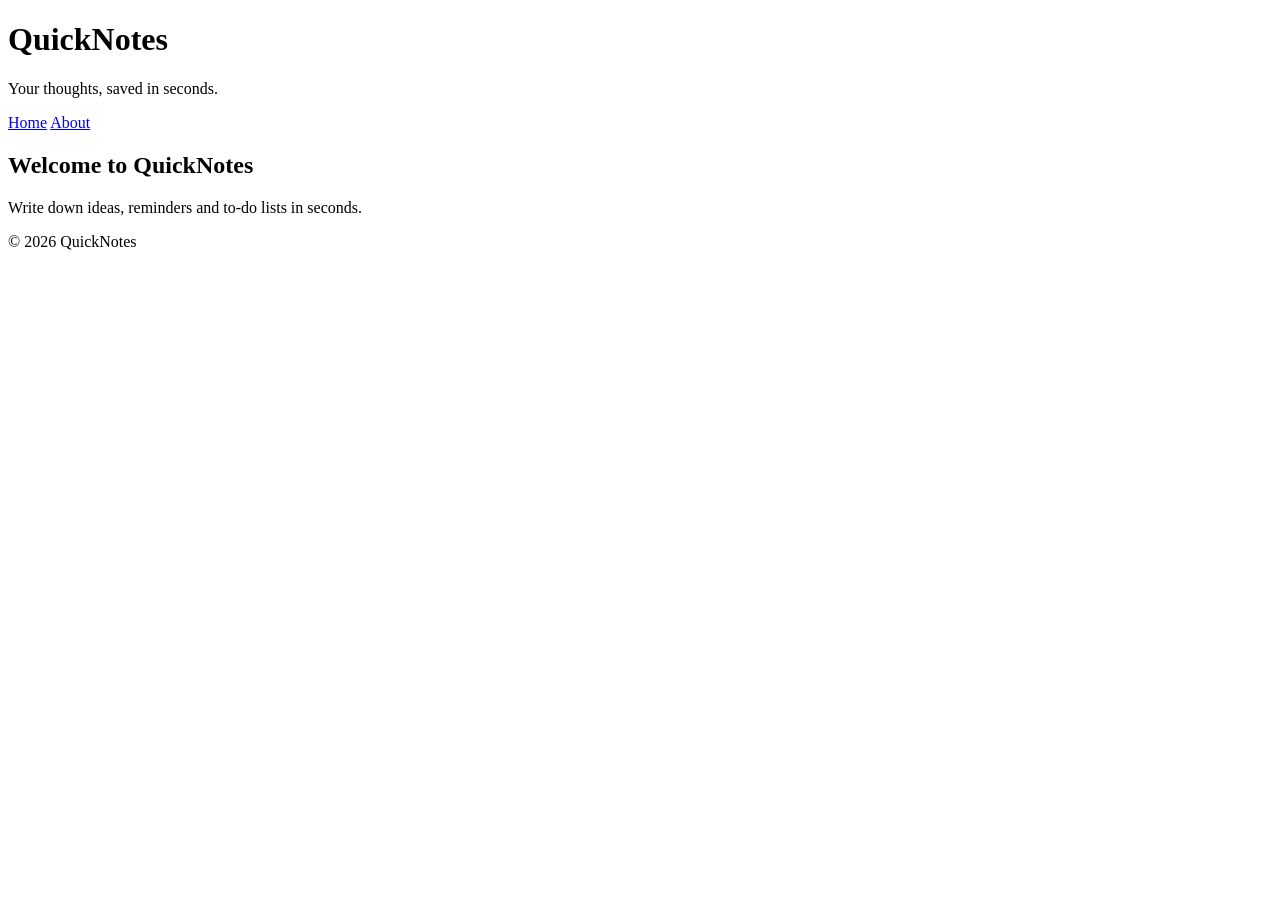
<file: day1/index.html>
<!DOCTYPE html>
<html lang="en">
<head>
  <meta charset="UTF-8">
  <meta name="viewport" content="width=device-width, initial-scale=1.0">
  <title>QuickNotes</title>
</head>
<body>
  <header>
    <h1>QuickNotes</h1>
    <p>Your thoughts, saved in seconds.</p>
    <nav>
      <a href="index.html">Home</a>
      <a href="about.html">About</a>
    </nav>
  </header>

  <main>
    <h2>Welcome to QuickNotes</h2>
    <p>Write down ideas, reminders and to-do lists in seconds.</p>
  </main>

  <footer>
    <p>&copy; 2026 QuickNotes</p>
  </footer>
</body>
</html>
</file>
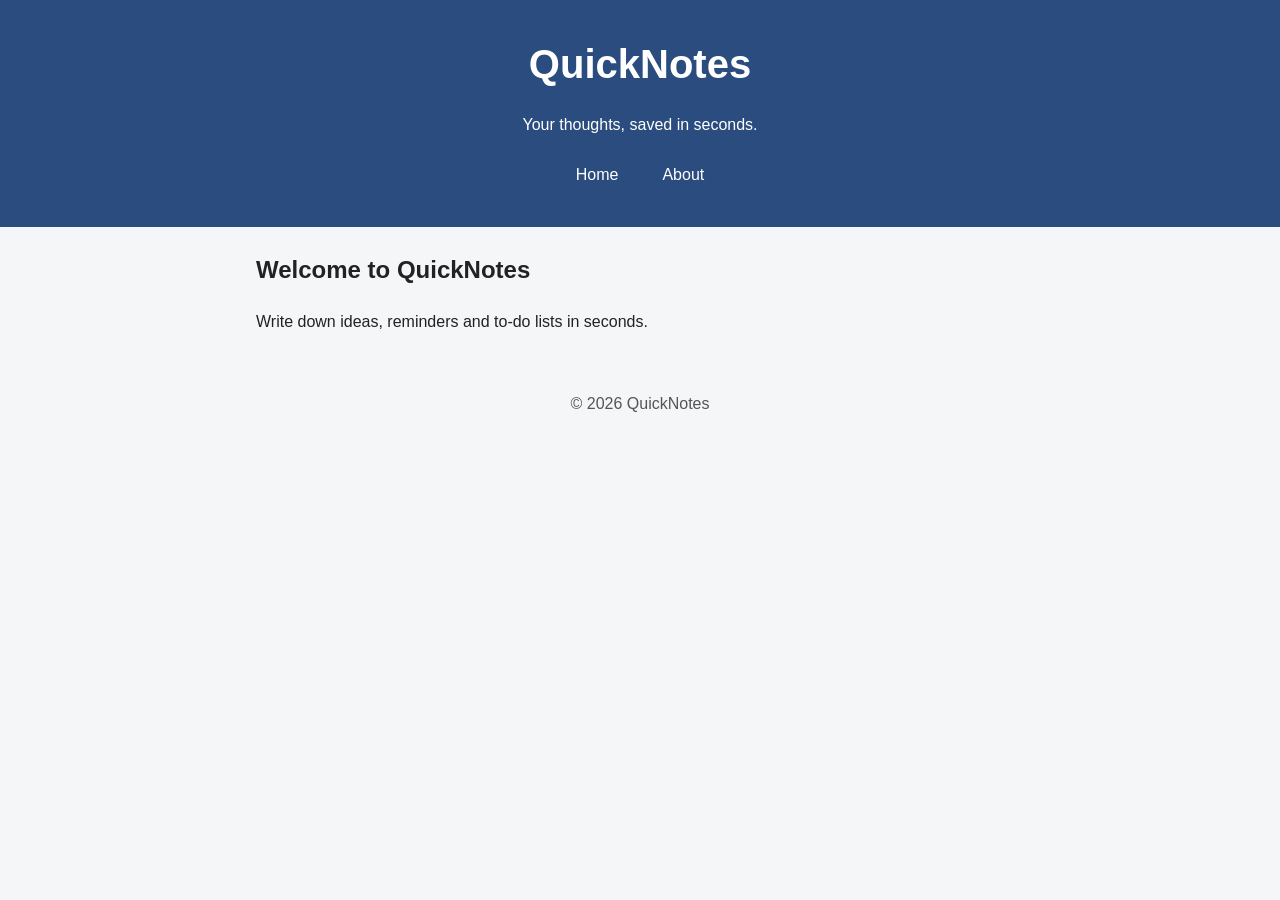
<file: day2/index.html>
<!DOCTYPE html>
<html lang="en">
<head>
  <meta charset="UTF-8">
  <meta name="viewport" content="width=device-width, initial-scale=1.0">
  <title>QuickNotes</title> <link rel="stylesheet" href="style.css">
</head>
<body>
  <header>
    <h1>QuickNotes</h1>
    <p>Your thoughts, saved in seconds.</p>
    <nav>
      <a href="index.html">Home</a>
      <a href="about.html">About</a>
    </nav>
  </header>

  <main>
    <h2>Welcome to QuickNotes</h2>
    <p>Write down ideas, reminders and to-do lists in seconds.</p>
  </main>

  <footer>
    <p>&copy; 2026 QuickNotes</p>
  </footer>
</body>
</html>
</file>
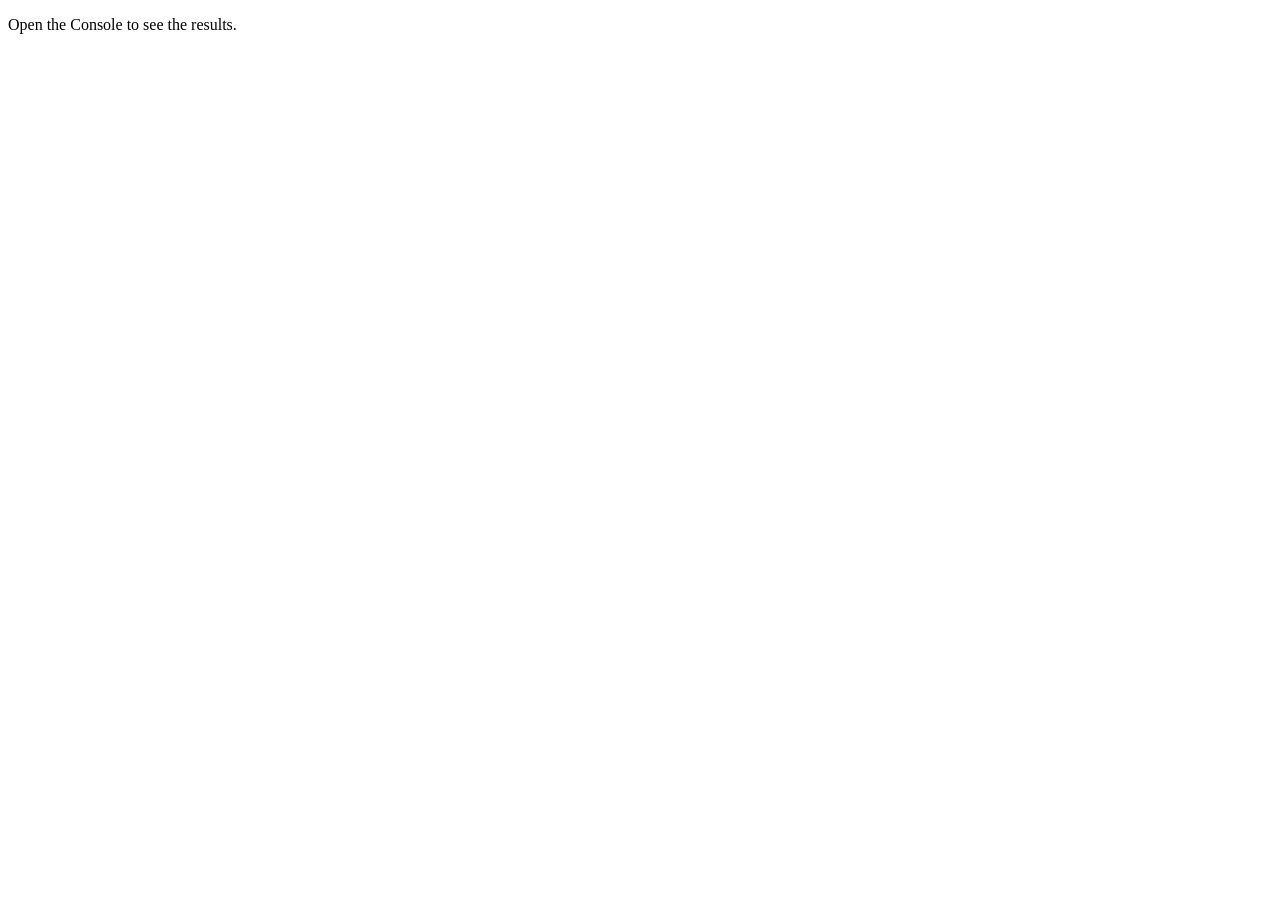
<file: day3/index.html>
<!DOCTYPE html>
<html lang="en">
<head>
  <meta charset="UTF-8">
  <title>Notes Toolkit</title>
  <script src="script.js" defer></script>
</head>
<body>
  <p>Open the Console to see the results.</p>
</body>
</html>
</file>
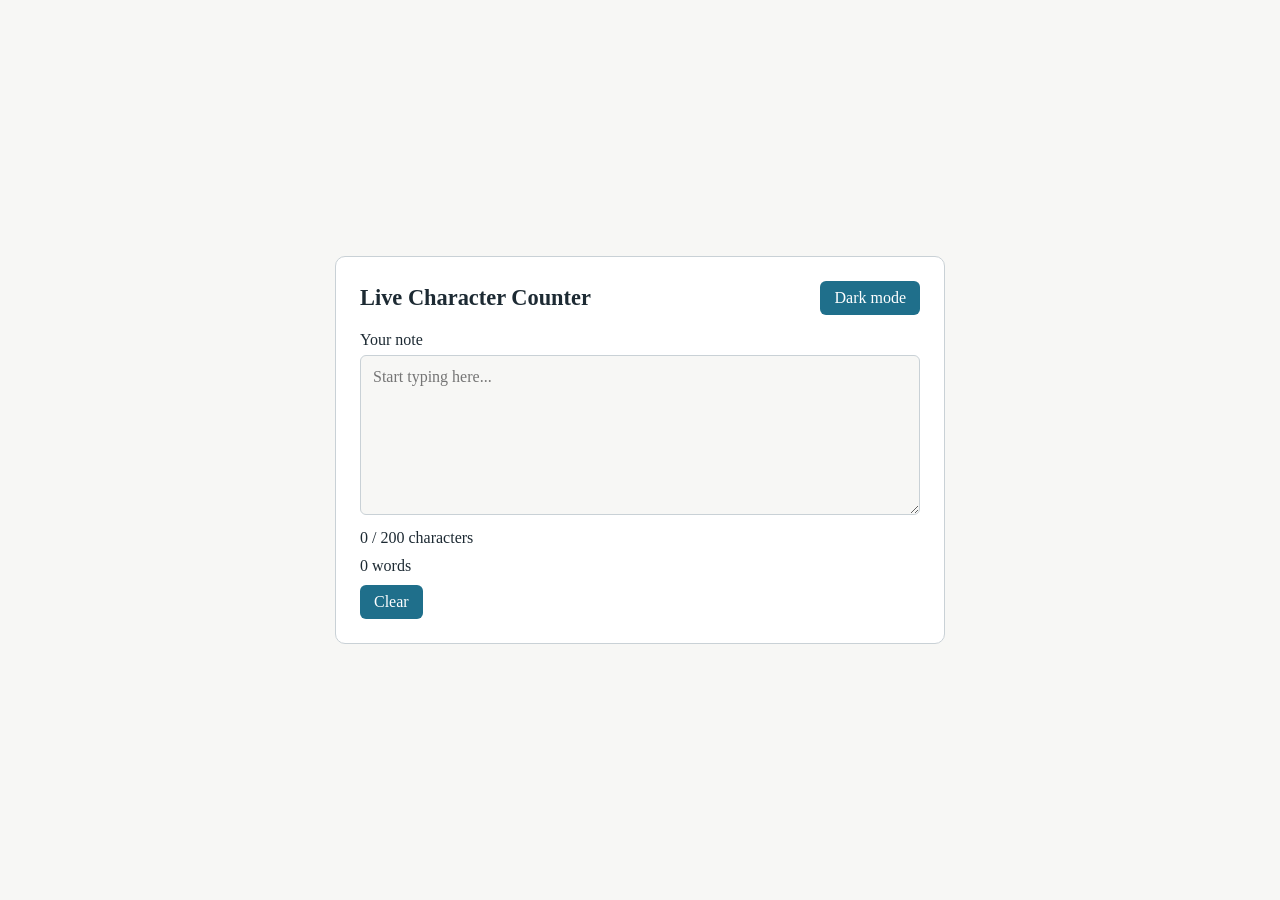
<file: day4/index.html>
<!DOCTYPE html>
<html lang="en">
<head>
  <meta charset="UTF-8">
  <meta name="viewport" content="width=device-width, initial-scale=1">
  <title>Live Character Counter</title>
  <link rel="stylesheet" href="style.css">
  <script src="script.js" defer></script>
</head>
<body>
  <main class="card">
    <header class="top">
      <h1>Live Character Counter</h1>
      <button id="theme-toggle" type="button">Dark mode</button>
    </header>

    <label for="note-text">Your note</label>
    <textarea id="note-text" placeholder="Start typing here..."></textarea>

    <p id="char-count">0 / 200 characters</p>
    <p id="word-count">0 words</p>

    <button id="clear-btn" type="button">Clear</button>
  </main>
</body>
</html>
</file>
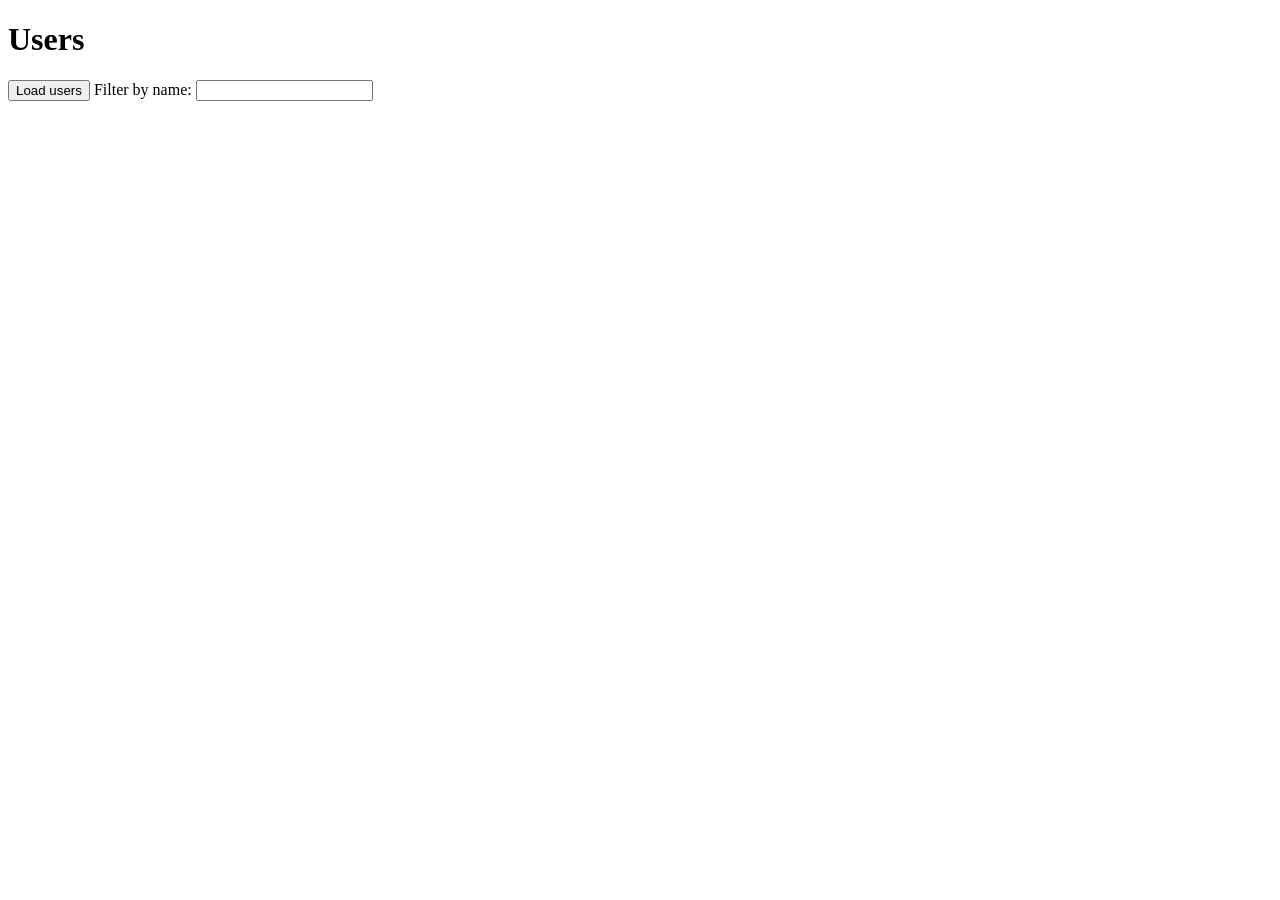
<file: day5/index.html>
<!DOCTYPE html>
<html lang="en">
<head>
  <meta charset="UTF-8">
  <title>Users</title>
</head>
<body>

  <h1>Users</h1>

  <button id="load-users">Load users</button>

  <label for="filter-input">Filter by name:</label>
  <input id="filter-input" type="text">

  <p id="status"></p>

  <ul id="users-list"></ul>

  <script src="users.js" defer></script>
</body>
</html>
</file>
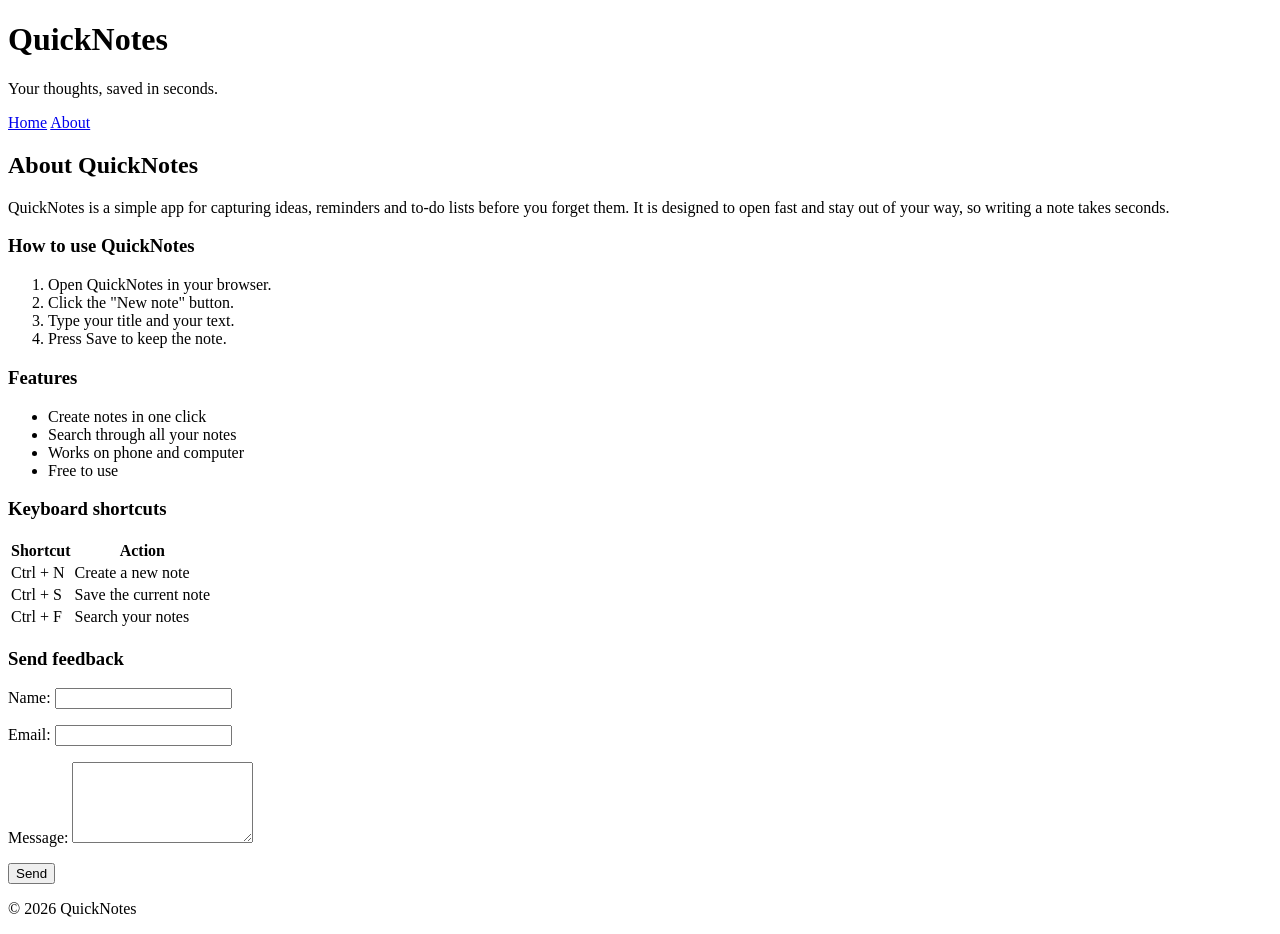
<file: day1/about.html>
<!DOCTYPE html>
<html lang="en">
<head>
  <meta charset="UTF-8">
  <meta name="viewport" content="width=device-width, initial-scale=1.0">
  <title>About QuickNotes</title>
</head>
<body>
  <header>
    <h1>QuickNotes</h1>
    <p>Your thoughts, saved in seconds.</p>
    <nav>
      <a href="index.html">Home</a>
      <a href="about.html">About</a>
    </nav>
  </header>

  <main>
    <h2>About QuickNotes</h2>
    <p>QuickNotes is a simple app for capturing ideas, reminders and to-do lists before you forget them. It is designed to open fast and stay out of your way, so writing a note takes seconds.</p>

    <section>
      <h3>How to use QuickNotes</h3>
      <ol>
        <li>Open QuickNotes in your browser.</li>
        <li>Click the "New note" button.</li>
        <li>Type your title and your text.</li>
        <li>Press Save to keep the note.</li>
      </ol>
    </section>

    <section>
      <h3>Features</h3>
      <ul>
        <li>Create notes in one click</li>
        <li>Search through all your notes</li>
        <li>Works on phone and computer</li>
        <li>Free to use</li>
      </ul>
    </section>

    <section>
      <h3>Keyboard shortcuts</h3>
      <table>
        <thead>
          <tr>
            <th>Shortcut</th>
            <th>Action</th>
          </tr>
        </thead>
        <tbody>
          <tr>
            <td>Ctrl + N</td>
            <td>Create a new note</td>
          </tr>
          <tr>
            <td>Ctrl + S</td>
            <td>Save the current note</td>
          </tr>
          <tr>
            <td>Ctrl + F</td>
            <td>Search your notes</td>
          </tr>
        </tbody>
      </table>
    </section>

    <section>
      <h3>Send feedback</h3>
      <form action="#" method="post">
        <p>
          <label for="name">Name:</label>
          <input type="text" id="name" name="name" required>
        </p>
        <p>
          <label for="email">Email:</label>
          <input type="email" id="email" name="email" required>
        </p>
        <p>
          <label for="message">Message:</label>
          <textarea id="message" name="message" rows="5" required></textarea>
        </p>
        <button type="submit">Send</button>
      </form>
    </section>
  </main>

  <footer>
    <p>&copy; 2026 QuickNotes</p>
  </footer>
</body>
</html>
</file>
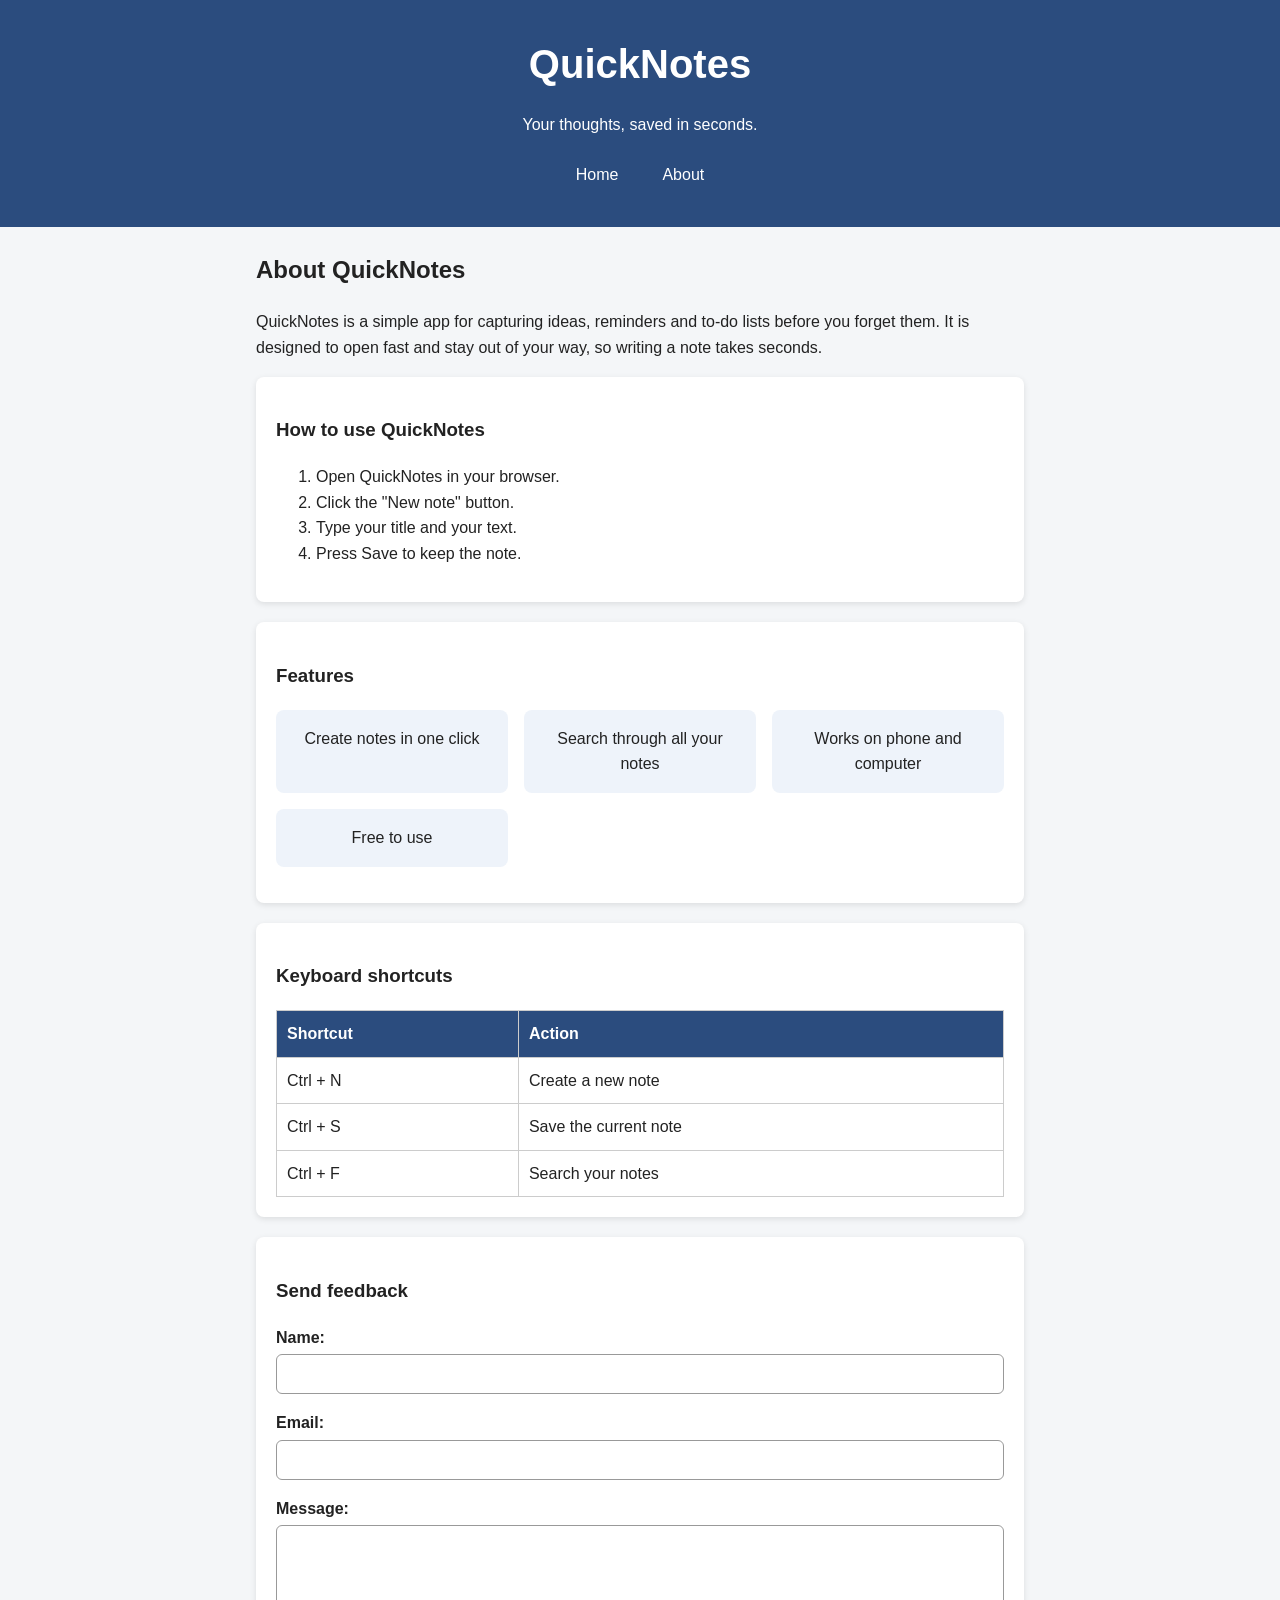
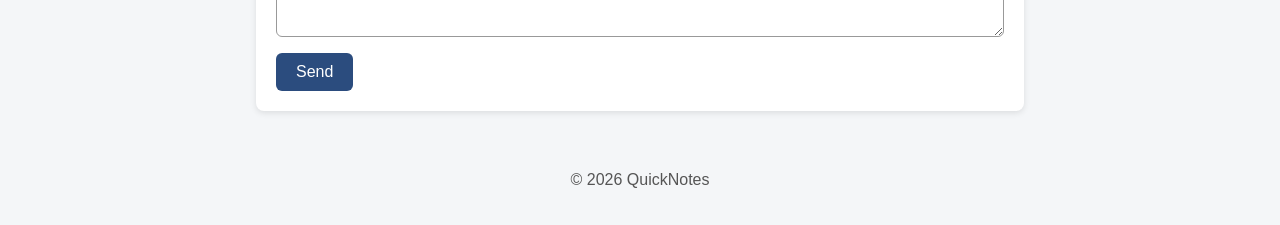
<file: day2/about.html>
<!DOCTYPE html> 
<html lang="en">
<head>
  <meta charset="UTF-8">
  <meta name="viewport" content="width=device-width, initial-scale=1.0">
  <title>About QuickNotes</title> <link rel="stylesheet" href="style.css">

</head>
<body>
  <header>
    <h1>QuickNotes</h1>
    <p>Your thoughts, saved in seconds.</p>
    <nav>
      <a href="index.html">Home</a>
      <a href="about.html">About</a>
    </nav>
  </header>

  <main>
    <h2>About QuickNotes</h2>
    <p>QuickNotes is a simple app for capturing ideas, reminders and to-do lists before you forget them. It is designed to open fast and stay out of your way, so writing a note takes seconds.</p>

    <section>
      <h3>How to use QuickNotes</h3>
      <ol>
        <li>Open QuickNotes in your browser.</li>
        <li>Click the "New note" button.</li>
        <li>Type your title and your text.</li>
        <li>Press Save to keep the note.</li>
      </ol>
    </section>
  <section>
      <h3>Features</h3>
      <ul class="features">
        <li>Create notes in one click</li>
        <li>Search through all your notes</li>
        <li>Works on phone and computer</li>
        <li>Free to use</li>
      </ul>
    </section>
    <section>
      <h3>Keyboard shortcuts</h3>
      <table>
        <thead>
          <tr>
            <th>Shortcut</th>
            <th>Action</th>
          </tr>
        </thead>
        <tbody>
          <tr>
            <td>Ctrl + N</td>
            <td>Create a new note</td>
          </tr>
          <tr>
            <td>Ctrl + S</td>
            <td>Save the current note</td>
          </tr>
          <tr>
            <td>Ctrl + F</td>
            <td>Search your notes</td>
          </tr>
        </tbody>
      </table>
    </section>

    <section>
      <h3>Send feedback</h3>
      <form action="#" method="post">
        <p>
          <label for="name">Name:</label>
          <input type="text" id="name" name="name" required>
        </p>
        <p>
          <label for="email">Email:</label>
          <input type="email" id="email" name="email" required>
        </p>
        <p>
          <label for="message">Message:</label>
          <textarea id="message" name="message" rows="5" required></textarea>
        </p>
        <button type="submit">Send</button>
      </form>
    </section>
  </main>

  <footer>
    <p>&copy; 2026 QuickNotes</p>
  </footer>
</body>
</html>
</file>
<file: day2/style.css>
*,
*::before,
*::after {
  box-sizing: border-box;
}

body {
  margin: 0;
  font-family: Arial, Helvetica, sans-serif;
  line-height: 1.6;
  color: #222;
  background: #f4f6f8;
}

header {
  background: #2b4c7e;
  color: white;
  text-align: center;
  padding: 32px 16px;
}

header h1 {
  margin: 0;
  font-size: 2.5rem;
}

nav {
  display: flex;
  justify-content: center;
  gap: 16px;
  margin-top: 16px;
}

nav a {
  color: white;
  text-decoration: none;
  padding: 8px 14px;
  border-radius: 6px;
  transition: background-color 0.3s ease;
}

nav a:hover {
  background-color: rgba(255, 255, 255, 0.25);
}

main {
  max-width: 800px;
  margin: 24px auto;
  padding: 0 16px;
}

section {
  background: white;
  padding: 20px;
  margin-bottom: 20px;
  border-radius: 8px;
  box-shadow: 0 2px 6px rgba(0, 0, 0, 0.1);
}

.features {
  list-style: none;
  padding: 0;
  display: grid;
  grid-template-columns: repeat(auto-fit, minmax(180px, 1fr));
  gap: 16px;
}

.features li {
  background: #eef3fa;
  padding: 16px;
  border-radius: 8px;
  text-align: center;
}

table {
  width: 100%;
  border-collapse: collapse;
}

th,
td {
  border: 1px solid #ccc;
  padding: 10px;
  text-align: left;
}

th {
  background: #2b4c7e;
  color: white;
}

form p {
  margin: 0 0 16px;
}

label {
  display: block;
  margin-bottom: 4px;
  font-weight: bold;
}

input,
textarea {
  display: block;
  width: 100%;
  padding: 10px;
  border: 1px solid #999;
  border-radius: 6px;
  font-size: 1rem;
  font-family: inherit;
}

button {
  background: #2b4c7e;
  color: white;
  border: none;
  padding: 10px 20px;
  border-radius: 6px;
  font-size: 1rem;
  cursor: pointer;
  transition: background-color 0.3s ease, transform 0.2s ease;
}

button:hover {
  background: #1d3557;
  transform: translateY(-2px);
}

footer {
  text-align: center;
  padding: 16px;
  color: #555;
}

@media (max-width: 600px) {
  header {
    padding: 16px 8px;
  }

  header h1 {
    font-size: 1.6rem;
  }
}
</file>
<file: day4/style.css>
:root {
  --bg: #f7f7f5;
  --text: #1d2a33;
  --card: #ffffff;
  --border: #c9d1d6;
  --accent: #1f6f8b;
  --accent-text: #ffffff;
}

body.dark {
  --bg: #121a20;
  --text: #e8eef2;
  --card: #1c2730;
  --border: #34444f;
  --accent: #6cc4e0;
  --accent-text: #121a20;
}

body {
  margin: 0;
  min-height: 100vh;
  display: flex;
  align-items: center;
  justify-content: center;
  background: var(--bg);
  color: var(--text);
  font-family: Georgia, serif;
}

.card {
  width: min(560px, 92%);
  background: var(--card);
  border: 1px solid var(--border);
  border-radius: 10px;
  padding: 24px;
}

.top {
  display: flex;
  justify-content: space-between;
  align-items: center;
  margin-bottom: 16px;
}

h1 { font-size: 1.4rem; margin: 0; }

label { display: block; margin-bottom: 6px; }

textarea {
  width: 100%;
  box-sizing: border-box;
  height: 160px;
  padding: 12px;
  font: inherit;
  resize: vertical;
  background: var(--bg);
  color: var(--text);
  border: 1px solid var(--border);
  border-radius: 6px;
}

button {
  background: var(--accent);
  color: var(--accent-text);
  border: 0;
  border-radius: 6px;
  padding: 8px 14px;
  font: inherit;
  cursor: pointer;
}

p { margin: 10px 0; }

.warning { color: orange; }
.over { color: red; font-weight: bold; }
</file>
